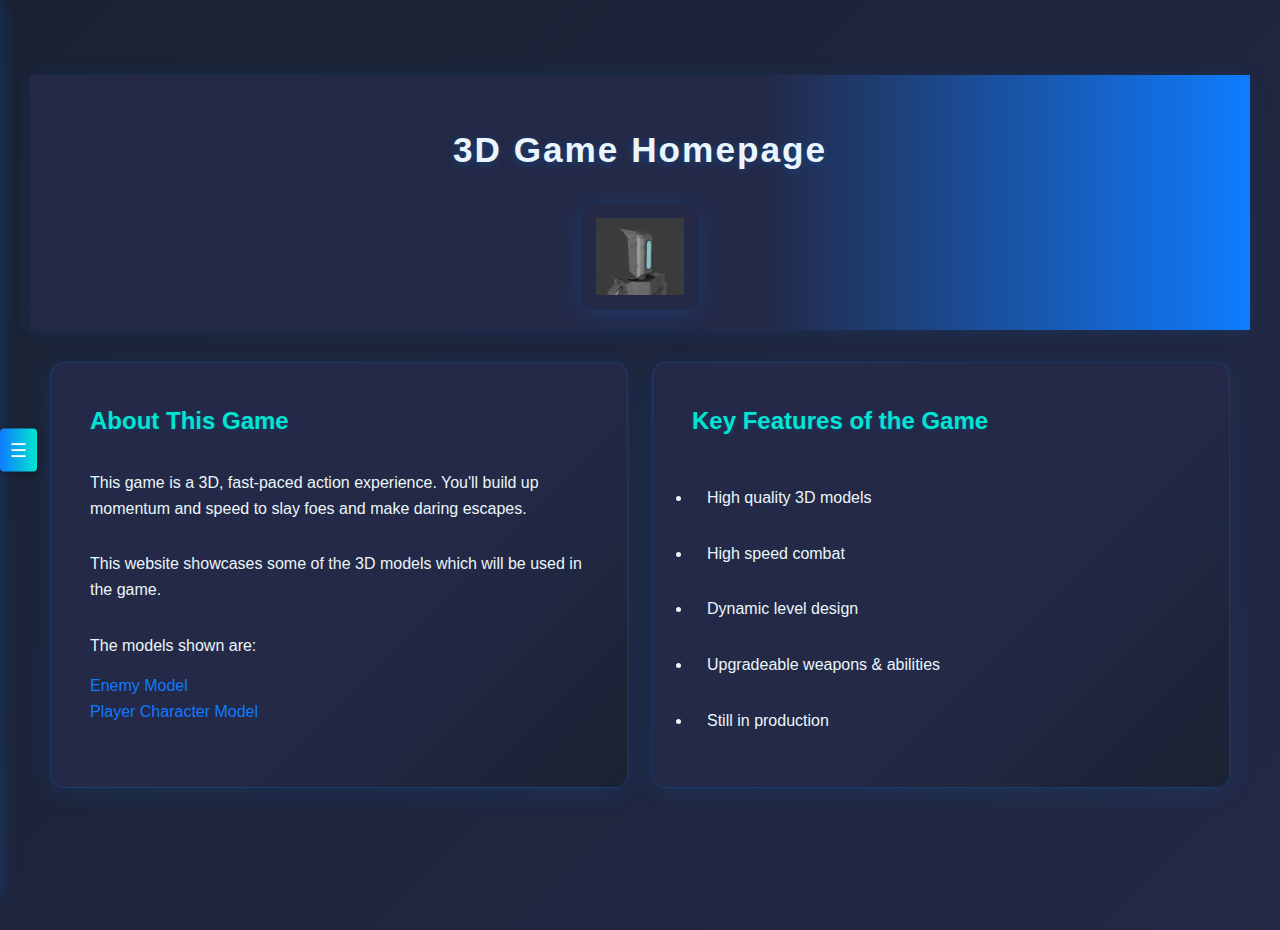
<file: 3D Game Website Final/index.html>
<!DOCTYPE html>
<html lang="en">
<head>
  <meta charset="utf-8">
  <meta name="viewport" content="width=device-width, initial-scale=1">
  <title>3D Game Homepage</title>
  <link rel="stylesheet" href="style.css">
  <link rel="icon" href="Images/logo+color.png">
  
  <!-- Internal CSS Styles for dropdown preview functionality -->
  <style>
    /* Dropdown container holds the link and preview content */
    .dropdown {
      position: relative;
      display: inline;
      padding: 0;
    }

    /* Hidden preview panel shows on hover */
    .dropdown-content {
      display: none;
      position: absolute;
      min-width: 200px;
      background: linear-gradient(135deg, #232946 60%, #1a2233 100%);
      border: 1.5px solid #0f7cff;
      border-radius: 8px;
      box-shadow: 0 4px 24px #0f7cff33;
      padding: 12px 16px;
      z-index: 1000;
      color: #eaf6fb;
      backdrop-filter: blur(10px);
      white-space: nowrap;
    }

    .dropdown:hover .dropdown-content {
      display: block;
    }

    .dropdown-content img {
      width: 100%;
      height: auto;
      border-radius: 6px;
      box-shadow: 0 2px 12px #0f7cff33;
      margin-top: 8px;
    }

    .dropdown a {
      color: #0f7cff;
      text-decoration: none;
      transition: color 0.2s;
    }

    .dropdown a:hover {
      color: #00e6d0;
    }

    /* Ensure text flows properly in paragraphs with dropdowns */
    .flex-item p {
      word-wrap: break-word;
      overflow-wrap: break-word;
    }
  </style>
</head>

<body>
  <!-- Navbar -->
  <button id="openNavbarBtn" class="open-navbar-btn">☰</button>
  <nav id="navbar" class="navbar">
    <ul>
      <li><a href="index.html">Home</a></li>
      <li><a href="character/character.html">Character Model</a></li>
      <li><a href="enemy/enemy.html">Enemy Model</a></li>
    </ul>
  </nav>

  <!-- Header -->
  <header class="site-header">
    <h1 id="title">3D Game Homepage</h1>
    <img src="Images/logo+color.png" alt="Logo with color" class="hero-image" width="10%">
  </header>

  <!-- Main -->
  <main class="flex-container">
    <section id="intro" class="flex-item">
      <h2>About This Game</h2>
      <p>
        This game is a 3D, fast-paced action experience. You'll build up momentum 
        and speed to slay foes and make daring escapes.
      </p>
      <p>
        This website showcases some of the 3D models which will be used in the game.
      </p>
      <p>
        The models shown are:
        <div class="dropdown">
          <a href="enemy/enemy.html">Enemy Model</a>
          <div class="dropdown-content">
            <p><img src="Enemy/Images/enemy_colour_1.png" alt="Textured model preview"></p>
          </div>
        </div>
        <br>
        <div class="dropdown">
          <a href="character/character.html">Player Character Model</a>
          <div class="dropdown-content">
            <p><img src="Images/logo+color.png" alt="Logo with color"></p>
          </div>
        </div> 
      </p>
    </section>

    <section id="features" class="flex-item">
      <h2>Key Features of the Game</h2>
      <ul>
        <li>High quality 3D models</li>
        <li>High speed combat</li>
        <li>Dynamic level design</li>
        <li>Upgradeable weapons & abilities</li>
        <li>Still in production</li>
      </ul>
    </section>
  </main>

  <script src="navbar.js"></script>
</body>
</html>
</file>
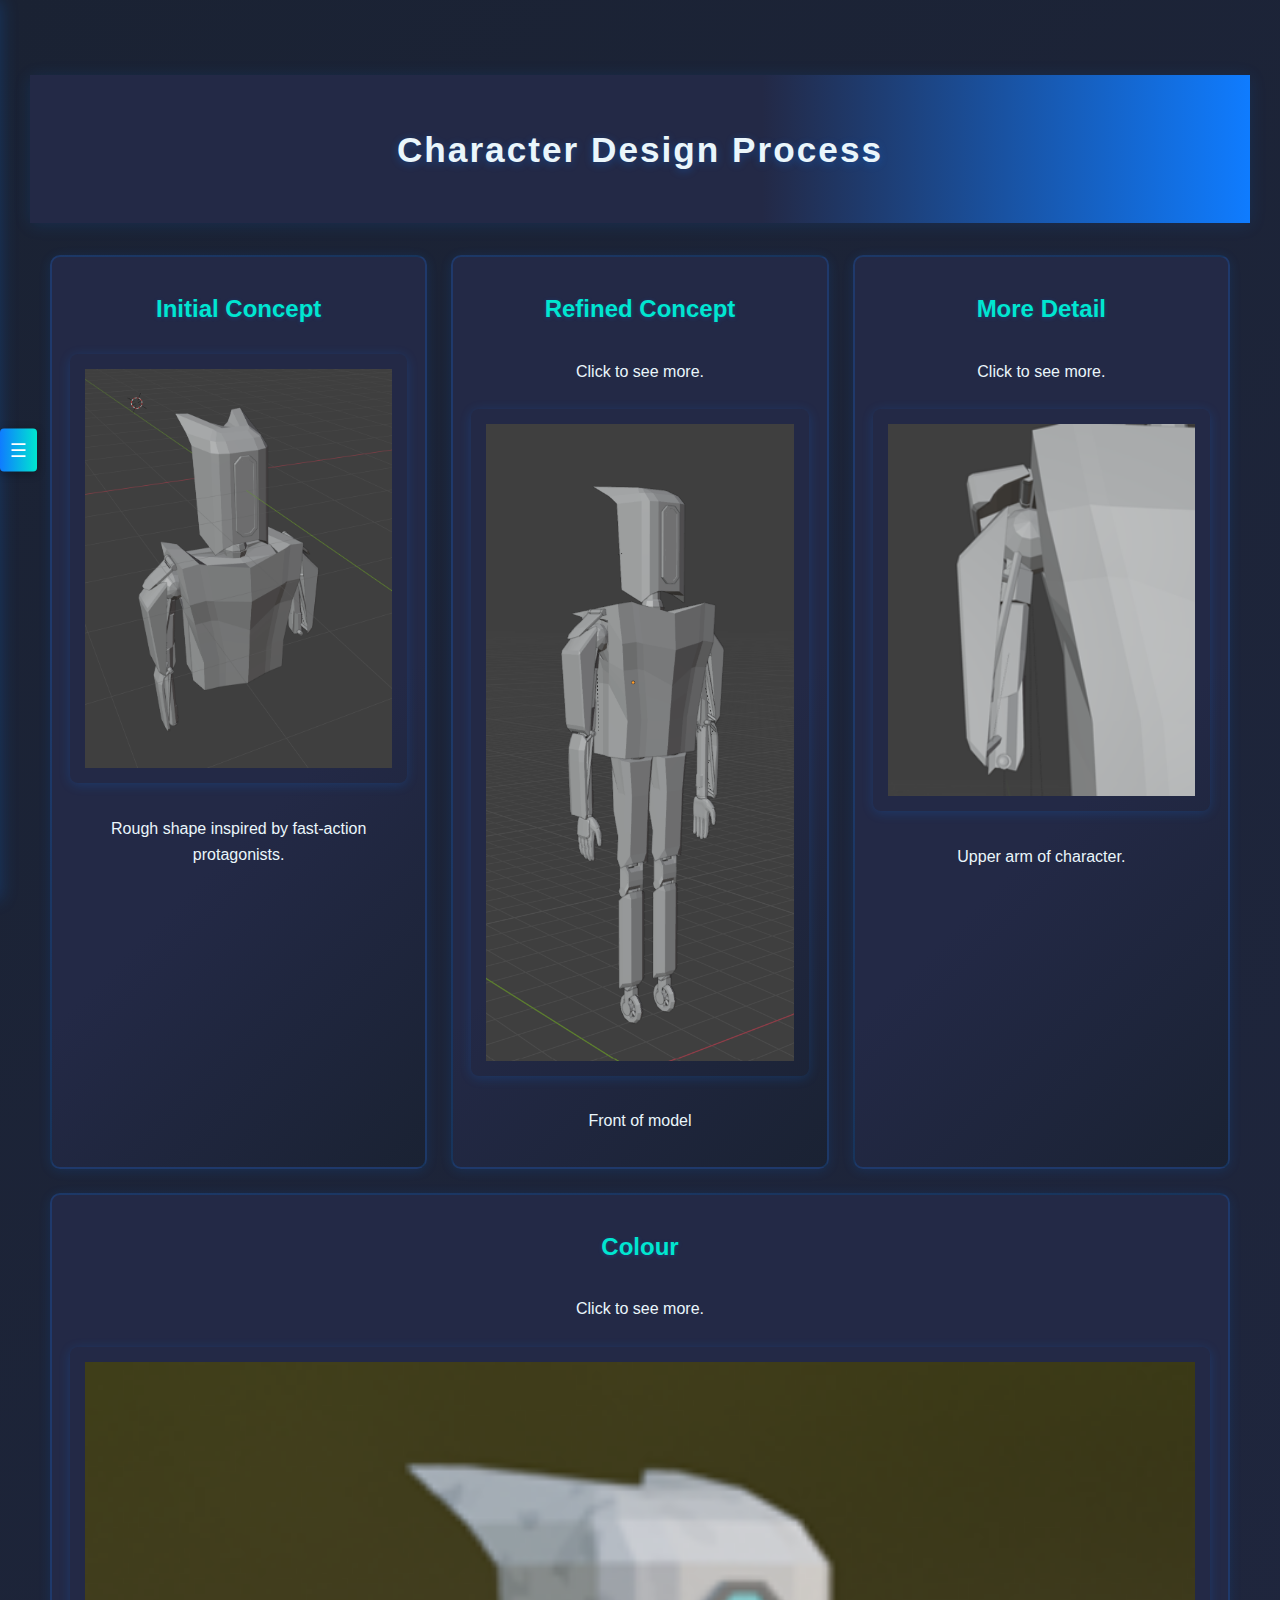
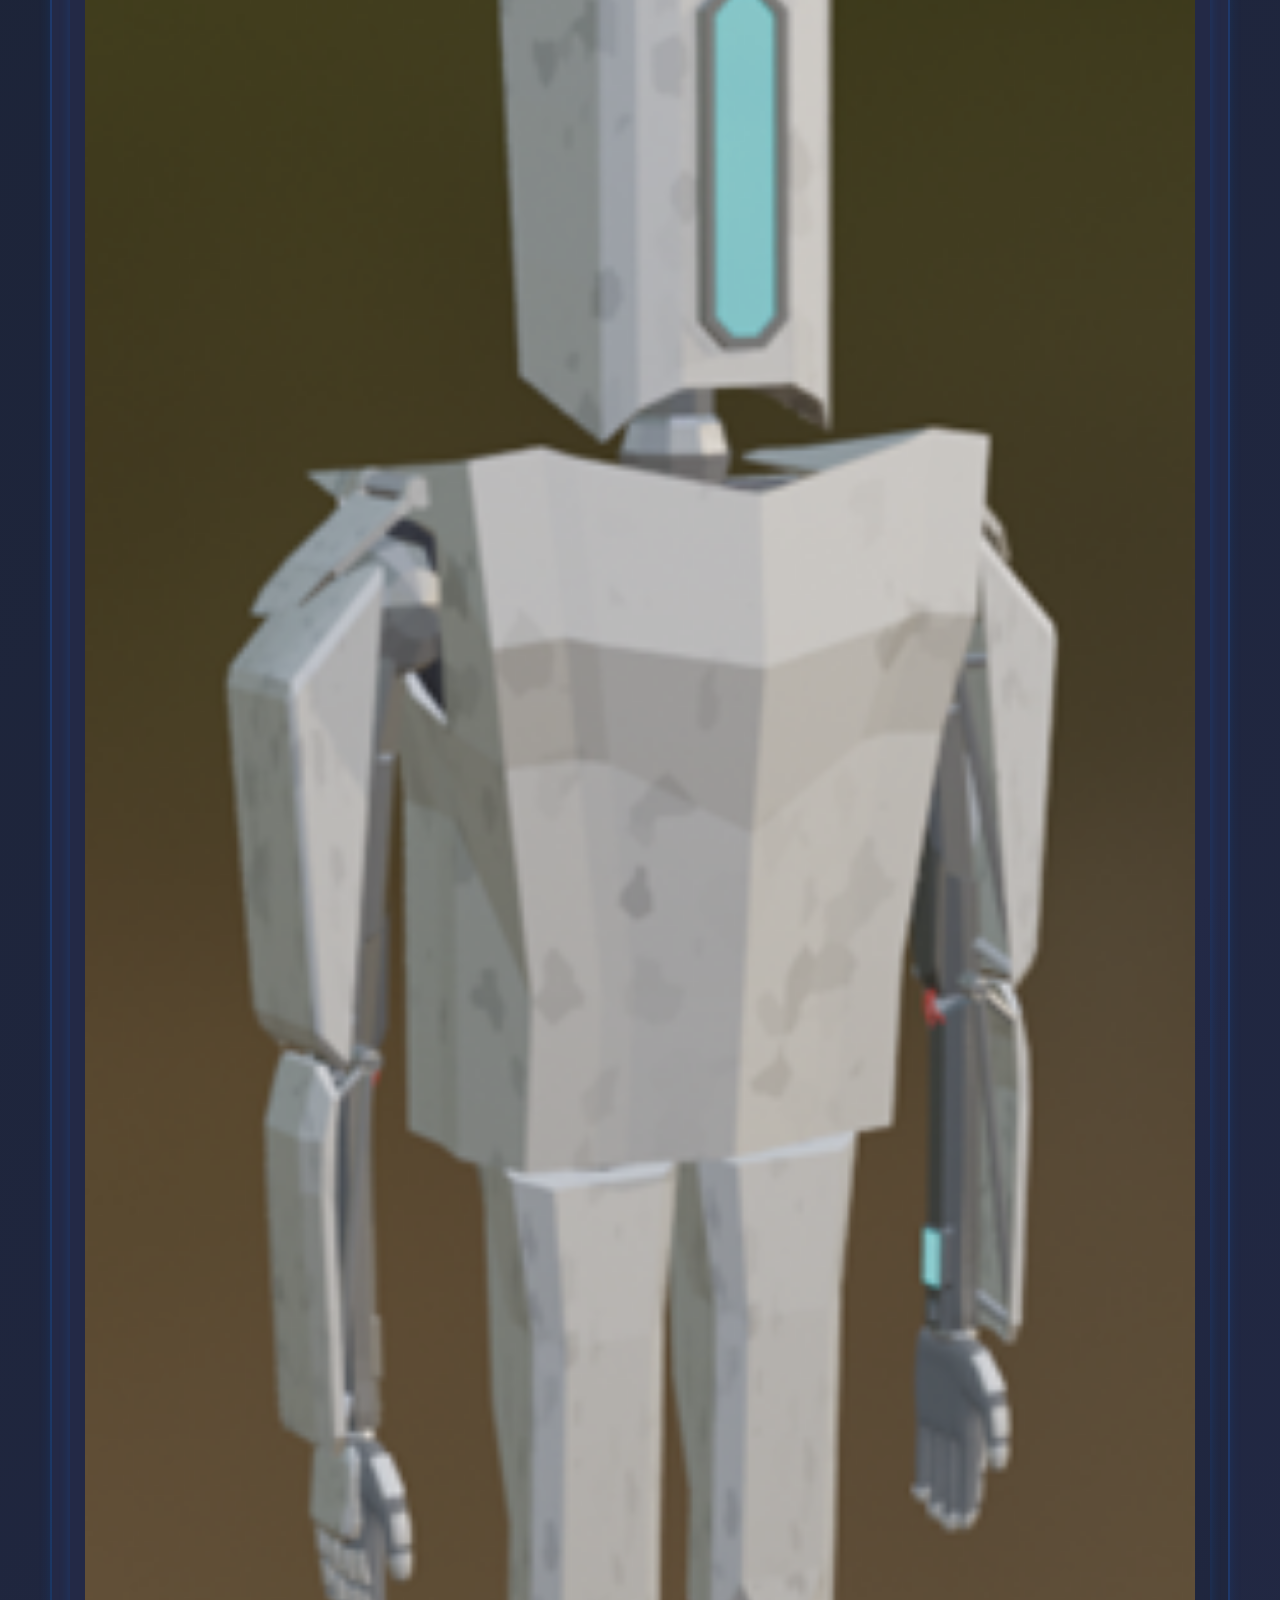
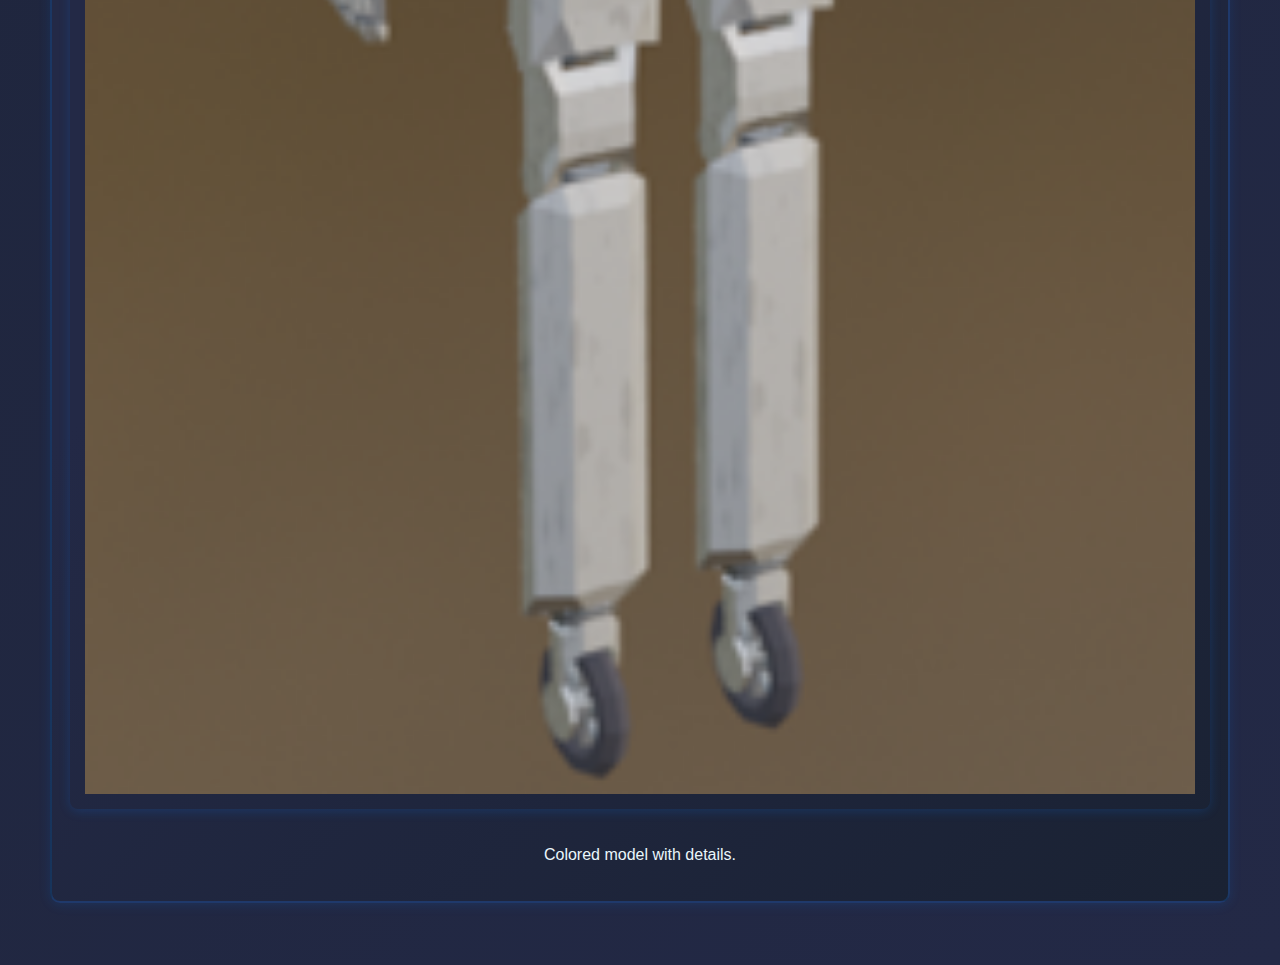
<file: 3D Game Website Final/Character/character.html>
<!DOCTYPE html>
<html lang="en">
<head>
  <!-- Meta tags for proper character encoding and responsive viewport -->
  <meta charset="utf-8">
  <meta name="viewport" content="width=device-width, initial-scale=1">
  <title>Character Model Progress</title>
  <!-- External CSS file for main styling -->
  <link rel="stylesheet" href="../style.css">
  <!-- Favicon for browser tab -->
  <link rel="icon" href="../Images/logo+color.png">
  
  <!-- Internal CSS styles for expandable content sections -->
  <style>
    /* Clickable container expands to show more content */
    .toggler { 
      cursor: pointer; 
      transition: all 0.3s ease;
    }
    
    /* Hover effect for toggleable sections */
    .toggler:hover {
      transform: translateY(-2px);
      box-shadow: 0 8px 32px #00e6d0aa;
    }
    
    /* Hidden content container revealed when toggled */
    .toggle-content { 
      display: none; 
      margin-top: 15px;
      padding-top: 15px;
      border-top: 1px solid #0f7cff33;
    }
    
    /* Show toggle content when parent has active class */
    .toggler.active .toggle-content {
      display: block;
    }
  </style>
</head>

<body>
  <!-- Navigation Section -->
  <!-- Hamburger menu button for mobile navigation -->
  <button id="openNavbarBtn" class="open-navbar-btn">☰</button>
  <!-- Side navigation bar -->
  <nav id="navbar" class="navbar">
    <ul>
      <li><a href="../index.html">Home</a></li>
      <li><a href="character.html">Character Model</a></li>
      <li><a href="../enemy/enemy.html">Enemy Model</a></li>
    </ul>
  </nav>

  <!-- Page Header Section -->
  <header class="site-header">
    <h1 id="title">Character Design Process</h1>
  </header>

  <!-- Main Content Section -->
  <main id="work_process" class="flex-container wrap">
    <!-- Initial Concept Section -->
    <div class="process-step toggler">
      <h2>Initial Concept</h2>
      <img src="Images/character_initial.png" alt="Low-poly player block-out">
      <p>Rough shape inspired by fast-action protagonists.</p>
    </div>

    <!-- Refined Concept Section -->
    <div class="process-step toggler">
      <h2>Refined Concept</h2>
      <p>Click to see more.</p>
      <img src="Images/character_refined_1.png" alt="Detailed model front">
      <p>Front of model</p>
      <!-- Expandable content for additional views -->
      <div class="toggle-content">
        <img src="Images/character_refined_2.png" alt="Detailed model back">
        <p>Back of model</p>
        <p>Add detail to features including wires and plating.</p>
      </div>
    </div>

    <!-- More Detail Section -->
    <div class="process-step toggler">
      <h2>More Detail</h2>
      <p>Click to see more.</p>
      <img src="Images/character_more_detail_1.png" alt="Close up detail">
      <p>Upper arm of character.</p>
      <!-- Expandable content showing detailed views of different body parts -->
      <div class="toggle-content">
        <img src="Images/character_more_detail_2.png" alt="Close up detail">
        <p>Torso and completed arms.</p>
        <img src="Images/character_more_detail_3.png" alt="Close up detail">
        <p>Upper legs and hand.</p>
        <img src="Images/character_more_detail_4.png" alt="Close up detail">
        <p>Lower legs of character.</p>
        <img src="Images/character_more_detail_5.png" alt="Close up detail">
        <p>Wheel feet.</p>
      </div>
    </div>

    <!-- Colour Section -->
    <div class="process-step toggler">
      <h2>Colour</h2>
      <p>Click to see more.</p>
      <img src="Images/character_color_1.png" alt="Character with color scheme 1">
      <p>Colored model with details.</p>
      <!-- Expandable content showing alternative color schemes -->
      <div class="toggle-content">
        <img src="Images/character_color_2.png" alt="Character with color scheme 2">
        <p>Colored model with details from the back.</p>
      </div>
    </div>
  </main>

  <!-- JavaScript Section -->
  <!-- External JavaScript for navbar functionality -->
  <script src="../navbar.js"></script>
  <!-- Internal JavaScript for toggle functionality -->
  <script>
    // Wait for DOM to be fully loaded before adding event listeners
    document.addEventListener('DOMContentLoaded', function() {
      // Get all elements with the 'toggler' class
      const togglers = document.querySelectorAll('.toggler');
      
      // Add click event listener to each toggleable section
      togglers.forEach(function(toggler) {
        toggler.addEventListener('click', function() {
          // Toggle the 'active' class to show/hide content
          this.classList.toggle('active');
        });
      });
    });
  </script>
</body>
</html>
</file>
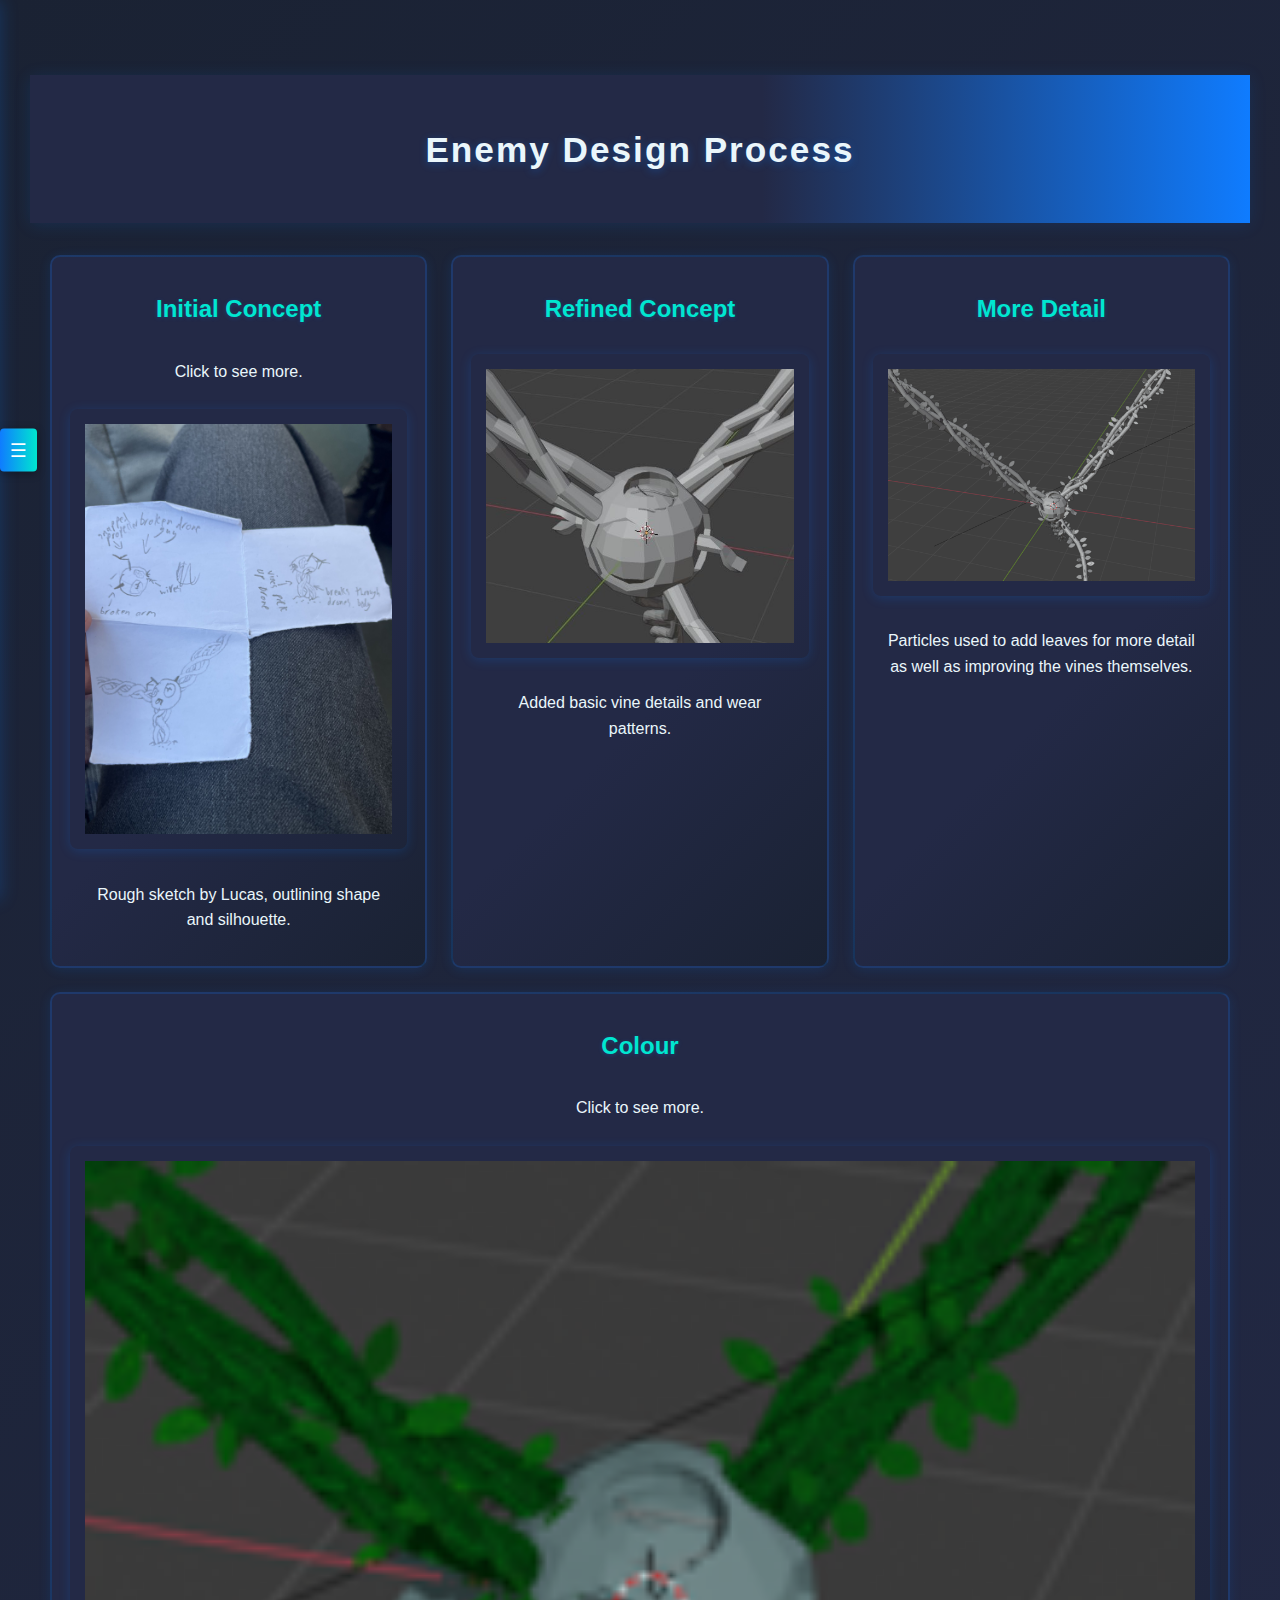
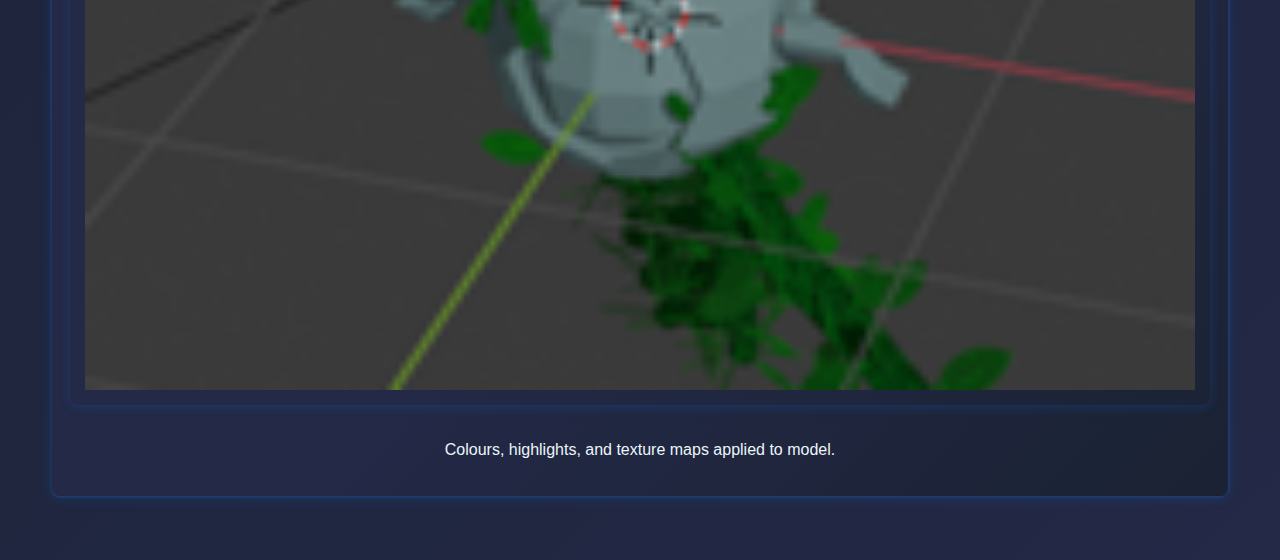
<file: 3D Game Website Final/Enemy/enemy.html>
<!DOCTYPE html>
<html lang="en">
<head>
  <!-- Meta tags for proper character encoding and responsive viewport -->
  <meta charset="utf-8">
  <meta name="viewport" content="width=device-width, initial-scale=1">
  <title>Enemy Model Progress</title>
  <!-- External CSS file for main styling -->
  <link rel="stylesheet" href="../style.css">
  <!-- Favicon for browser tab -->
  <link rel="icon" href="../Images/logo+color.png">
  <!-- Internal CSS - Styles for expandable content sections -->
  <style>
    /* Clickable container - Expands to show more content */
    .toggler { 
      cursor: pointer; 
      transition: all 0.3s ease;
    }
    /* Hover effect for toggleable sections */
    .toggler:hover {
      transform: translateY(-2px);
      box-shadow: 0 8px 32px #00e6d0aa;
    }
    /* Hidden content container - Revealed when toggler is clicked */
    .toggle-content { 
      display: none; 
      margin-top: 15px;
      padding-top: 15px;
      border-top: 1px solid #0f7cff33;
    }
    /* Show toggle content when parent has active class */
    .toggler.active .toggle-content {
      display: block;
    }
  </style>
</head>

<body>
  <!-- Navigation Section -->
  <!-- Hamburger menu button for mobile navigation -->
  <button id="openNavbarBtn" class="open-navbar-btn">☰</button>
  <!-- Side navigation bar -->
  <nav id="navbar" class="navbar">
    <ul>
      <li><a href="../index.html">Home</a></li>
      <li><a href="../character/character.html">Character Model</a></li>
      <li><a href="enemy.html">Enemy Model</a></li>
    </ul>
  </nav>

  <!-- Page Header Section -->
  <header class="site-header">
    <h1 id="title">Enemy Design Process</h1>
  </header>

  <!-- Main Content Section -->
  <main id="work_process" class="flex-container wrap">
    <!-- Initial Concept Section -->
    <div class="process-step toggler">
      <h2>Initial Concept</h2>
      <p>Click to see more.</p>
      <img src="Images/enemy_initial_1.jpg" alt="Drawn concept for the enemy">
      <p>Rough sketch by Lucas, outlining shape and silhouette.</p>
      <!-- Expandable content showing additional initial concepts -->
      <div class="toggle-content">
        <img src="Images/enemy_initial_2.jpg" alt="Initial low‑poly model">
        <p>First simple 3D model to allow for easy adjustments in the future.</p>
      </div>
    </div>

    <!-- Refined Concept Section -->
    <div class="process-step toggler">
      <h2>Refined Concept</h2>
      <img src="Images/enemy_concept_1.jpg" alt="Blender sculpt with vines">
      <p>Added basic vine details and wear patterns.</p>
    </div>

    <!-- More Detail Section -->
    <div class="process-step toggler">
      <h2>More Detail</h2>
      <img src="Images/enemy_detail.png" alt="Detailed model">
      <p>Particles used to add leaves for more detail as well as improving the vines themselves.</p>
    </div>

    <!-- Colour Section -->
    <div class="process-step toggler">
      <h2>Colour</h2>
      <p>Click to see more.</p>
      <img src="Images/enemy_colour_1.png" alt="Textured model">
      <p>Colours, highlights, and texture maps applied to model.</p>
      <!-- Expandable content showing alternative color schemes -->
      <div class="toggle-content">
        <img src="Images/enemy_colour_2.png" alt="Alternative coloured model">
        <p>Alternative colour scheme for the enemy model with a background.</p>
      </div>
    </div>
  </main>

  <!-- JavaScript Section -->
  <!-- External JavaScript for navbar functionality -->
  <script src="../navbar.js"></script>
  <!-- Internal JavaScript for toggle functionality -->
  <script>
    // Wait for DOM to be fully loaded before adding event listeners
    document.addEventListener('DOMContentLoaded', function() {
      // Get all elements with the 'toggler' class
      const togglers = document.querySelectorAll('.toggler');
      
      // Add click event listener to each toggleable section
      togglers.forEach(function(toggler) {
        toggler.addEventListener('click', function() {
          // Toggle the 'active' class to show/hide content
          this.classList.toggle('active');
        });
      });
    });
  </script>
</body>
</html>
</file>
<file: 3D Game Website Final/style.css>
/* ===== GLOBAL STYLES ===== */
/* Reset & box‑sizing to ensures consistent spacing and sizing across browsers */
* {
  margin: 0;
  padding: 15px;
  box-sizing: border-box;
}

/* ===== BODY STYLES ===== */
/* Main body styling with gradient background and typography */
body {
  font-family: 'Segoe UI', Tahoma, Geneva, Verdana, sans-serif;
  background: linear-gradient(135deg, #1a2233 0%, #232946 100%);
  color: #eaf6fb;
  line-height: 1.6;
  padding-top: 60px; /* Space for fixed navbar */
  min-height: 100vh;
}

/* ===== NAVIGATION STYLES ===== */
/* Hamburger menu button for opening the sidebar */
.open-navbar-btn {
  position: fixed;
  top: 50%;
  left: 0;
  transform: translateY(-50%);
  background: linear-gradient(90deg, #0f7cff 0%, #00e6d0 100%);
  color: #fff;
  border: none;
  padding: 10px;
  cursor: pointer;
  font-size: 1.2rem;
  z-index: 1001; /* Higher than navbar */
  border-radius: 4px;
  box-shadow: 0 2px 8px rgba(0,0,0,0.3);
  transition: left 0.3s, 0.2s, box-shadow 0.2s;
}

/* Hover effect for hamburger button */
.open-navbar-btn:hover {
  background: linear-gradient(90deg, #00e6d0 0%, #0f7cff 100%);
  box-shadow: 0 4px 16px #00e6d0aa;
}

/* Move button with sidebar when navbar is active */
.navbar.active ~ .open-navbar-btn,  
.open-navbar-btn.navbar-open {
  left: 260px;
}

/* Side navigation bar styling */
.navbar {
  position: fixed;
  top: 0; 
  left: -260px; /* Hidden by default */
  width: 260px; 
  height: 100%;
  background: #181f2a;
  color: #fff;
  padding: 40px 20px;
  transition: left 0.3s; /* Smooth slide animation */
  z-index: 1000;
  box-shadow: 2px 0 16px #0f7cff33;
}

/* Show navbar when active class is applied */
.navbar.active { 
  left: 0; 
}

/* Remove default list styling */
.navbar ul { 
  list-style: none; 
}

/* Spacing between navigation items */
.navbar li { 
  margin: 20px 0; 
}

/* Navigation link styling */
.navbar a {
  color: #eaf6fb;
  text-decoration: none;
  font-size: 1rem;
  padding: 6px 12px;
  border-radius: 4px;
  transition: 0.2s, color 0.2s, box-shadow 0.2s;
}

/* Hover effect for navigation links */
.navbar a:hover {
  background: #0f7cff;
  color: #fff;
  box-shadow: 0 0 8px #00e6d0, 0 0 2px #0f7cff;
  text-decoration: none;
}

/* ===== HEADER STYLES ===== */
/* Site header with gradient background */
.site-header {
  text-align: center;
  padding: 32px 20px 20px 20px;
  background: linear-gradient(90deg, #232946 60%, #0f7cff 100%);
  color: #eaf6fb;
  box-shadow: 0 2px 16px #0f7cff22;
}

/* Main title styling */
.site-header h1 {
  font-size: 2.2rem;
  margin-bottom: 10px;
  letter-spacing: 2px;
  text-shadow: 0 2px 8px #0f7cff55;
}

/* Hero image styling */
.hero-image {
  max-width: 100%;
  height: auto;
  display: block;
  margin: 0 auto;
  border-radius: 12px;
  box-shadow: 0 4px 24px #0f7cff33;
}

/* ===== LAYOUT STYLES ===== */
/* Flexbox container for main content layout */
.flex-container {
  display: flex;
  gap: 24px;
  padding: 32px 20px;
  flex-wrap: wrap; /* Allow items to wrap on smaller screens */
  justify-content: center;
}

/* Individual flex items (sections) */
.flex-item {
  flex: 1 1 320px; /* Grow, shrink, and base width */
  background: linear-gradient(135deg, #232946 60%, #1a2233 100%);
  padding: 24px;
  border-radius: 14px;
  box-shadow: 0 4px 24px #0f7cff22;
  color: #eaf6fb;
  border: 1.5px solid #0f7cff33;
  transition: box-shadow 0.2s, border 0.2s;
}

/* Hover effect for flex items */
.flex-item:hover {
  box-shadow: 0 8px 32px #00e6d0aa;
  border: 1.5px solid #00e6d0;
}

/* Process step cards for model progression pages */
.process-step {
  flex: 1 1 280px;
  background: linear-gradient(135deg, #232946 60%, #1a2233 100%);
  padding: 18px;
  border: 2px solid #0f7cff33;
  border-radius: 10px;
  text-align: center;
  color: #eaf6fb;
  box-shadow: 0 2px 12px #0f7cff22;
  transition: box-shadow 0.2s, border 0.2s;
}

/* Hover effect for process steps */
.process-step:hover {
  box-shadow: 0 8px 32px #00e6d0aa;
  border: 2px solid #00e6d0;
}

/* Image styling within process steps */
.process-step img {
  width: 100%;
  height: auto;
  margin: 10px 0;
  border-radius: 8px;
  box-shadow: 0 2px 12px #0f7cff33;
}

/* ===== INTERACTIVE EFFECTS ===== */
/* Hover effects for images */
img:hover {
  transform: translateY(-5px) scale(1.03);
  box-shadow: 0 4px 24px #00e6d0cc;
  transition: transform 0.2s, box-shadow 0.2s;
}

/* ===== TYPOGRAPHY STYLES ===== */
/* Heading styles with accent color */
h2, h3, h4 {
  color: #00e6d0;
  text-shadow: 0 1px 4px #0f7cff44;
}

/* Link styling */
a {
  color: #0f7cff;
  transition: color 0.2s;
}

/* Hover effect for links */
a:hover {
  color: #00e6d0;
}
</file>
